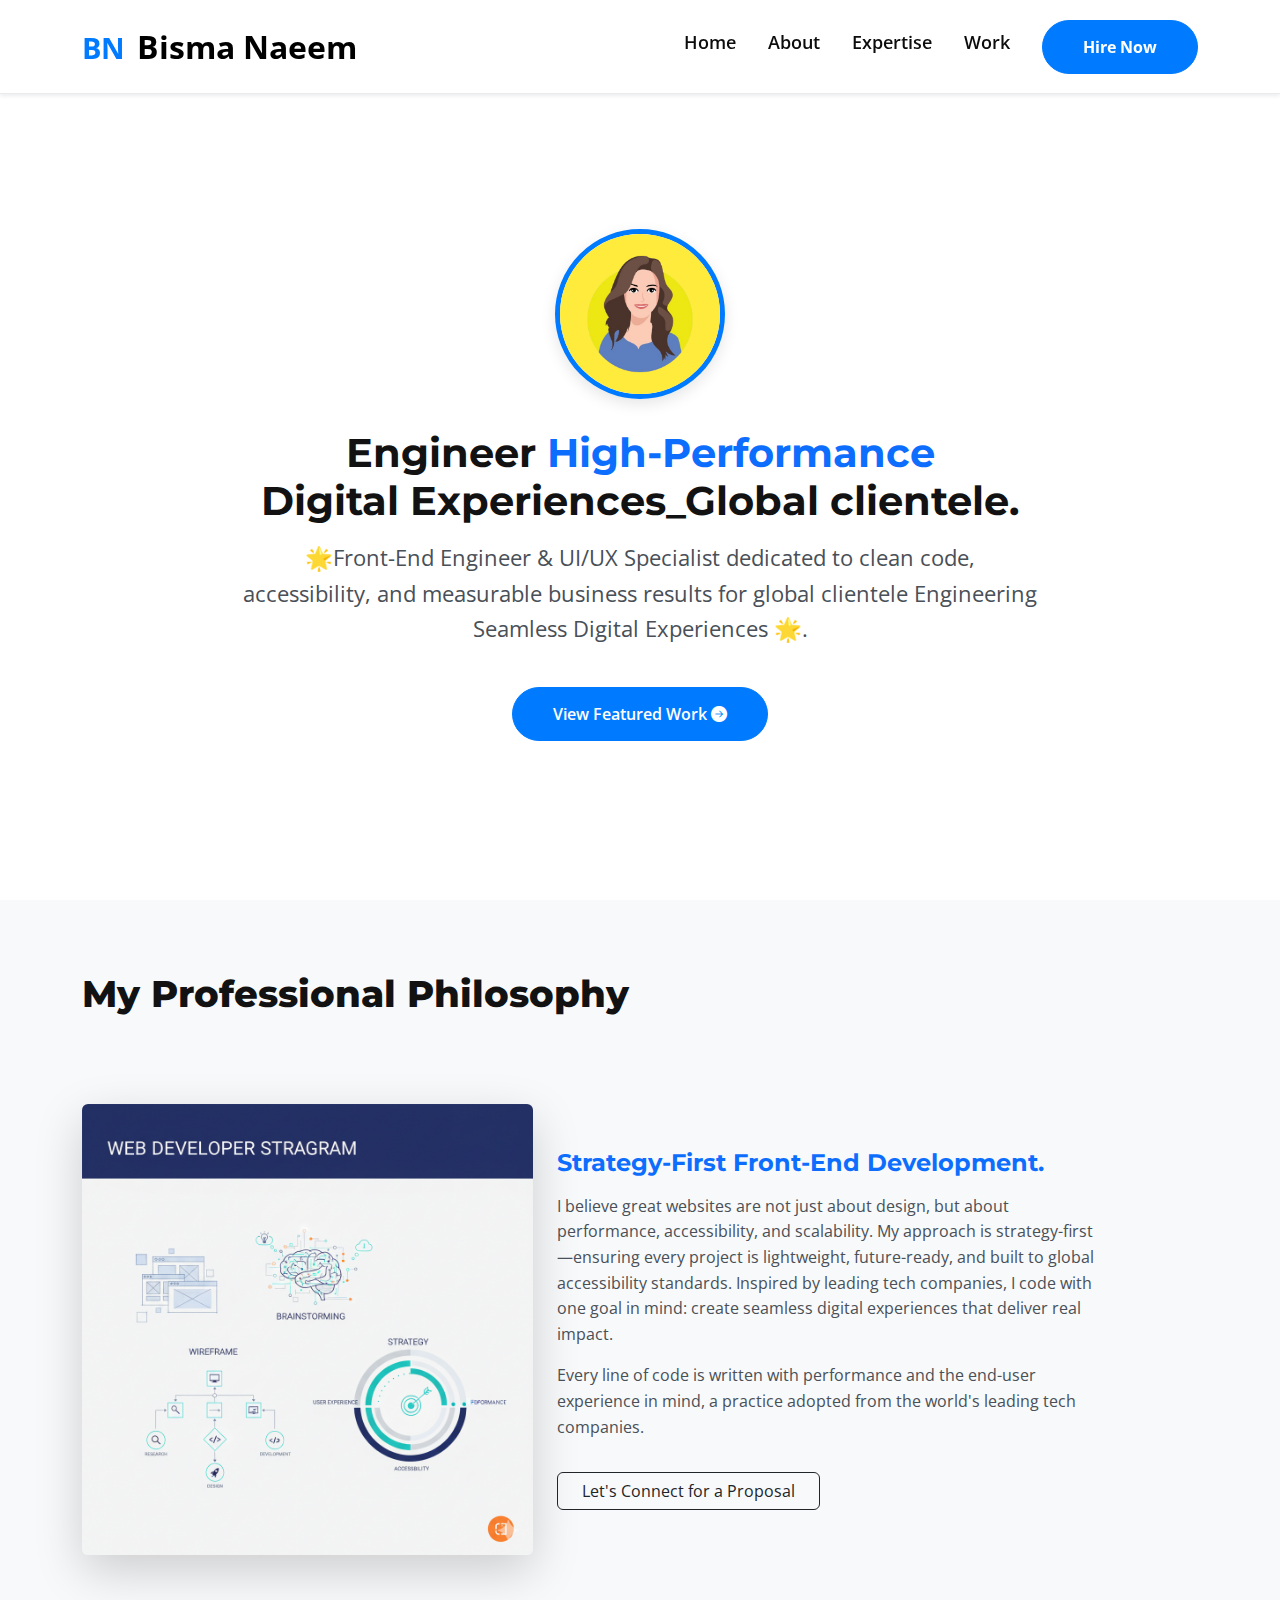
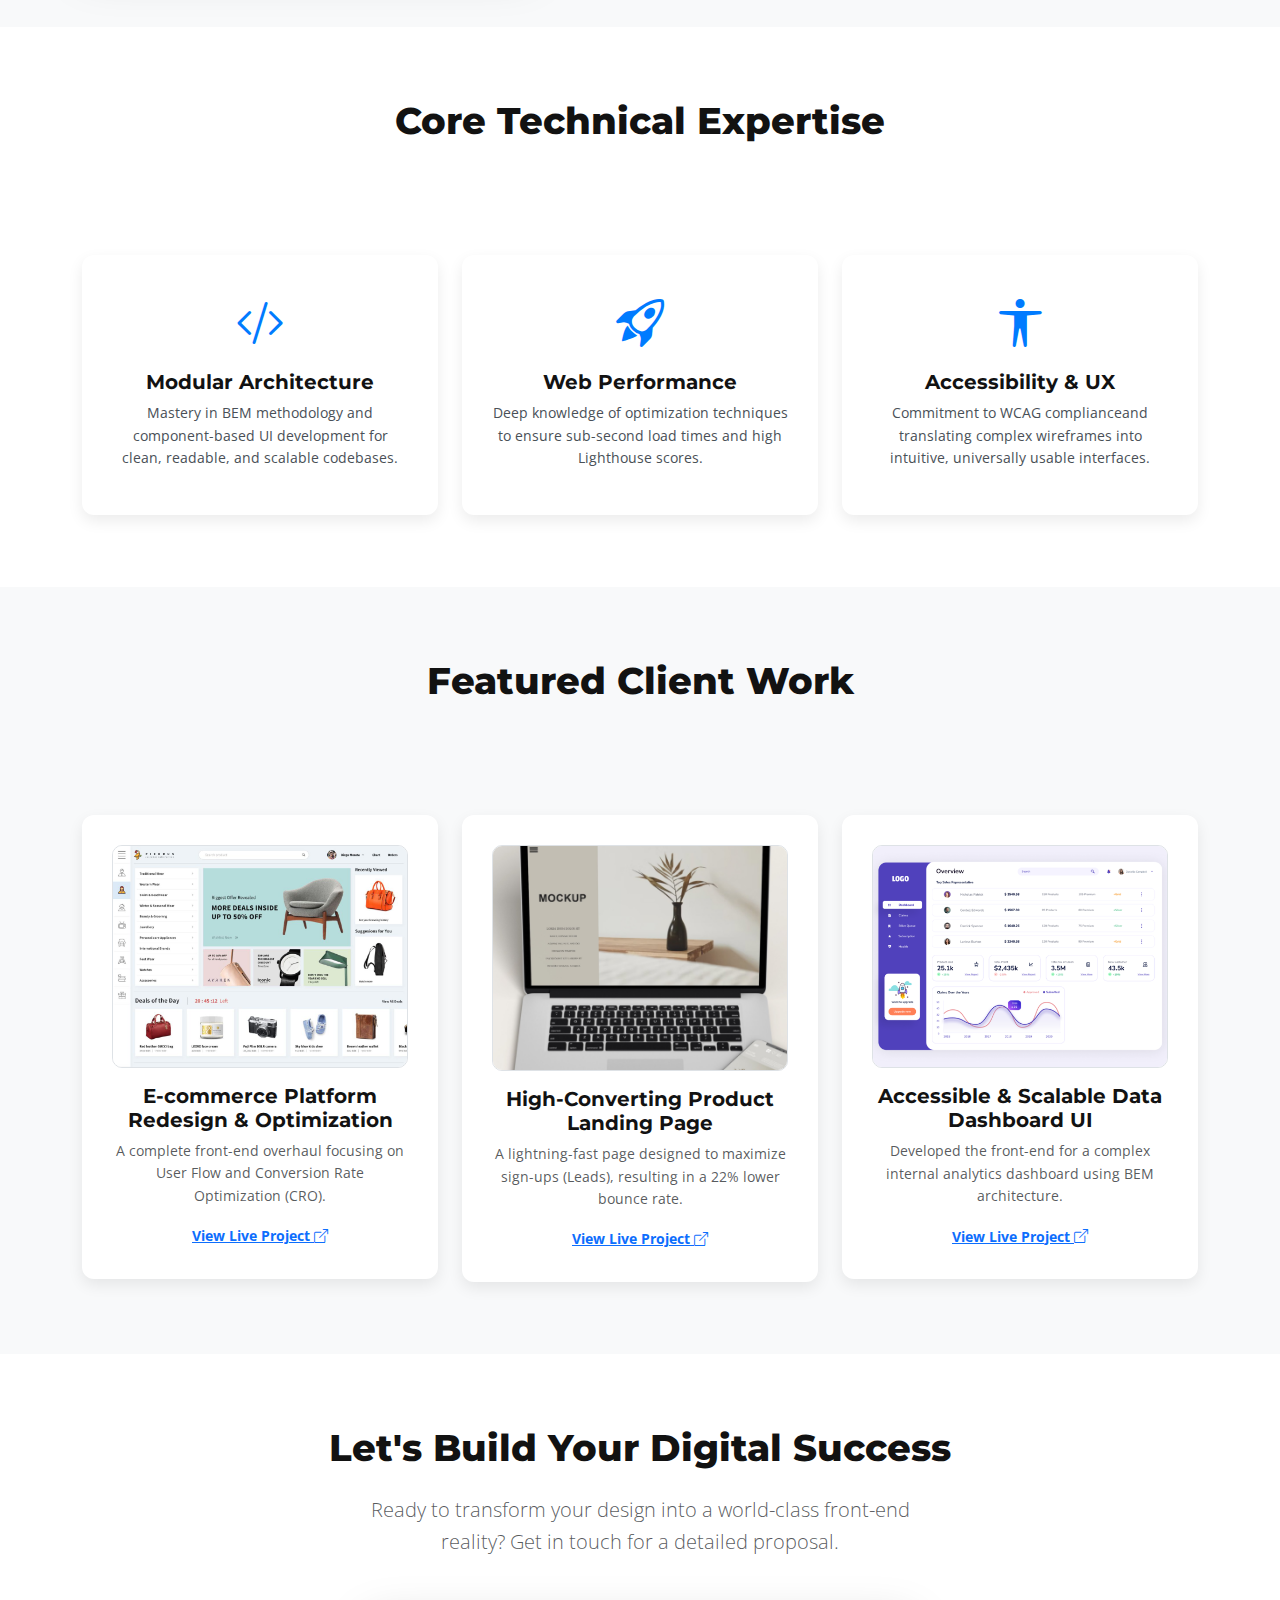
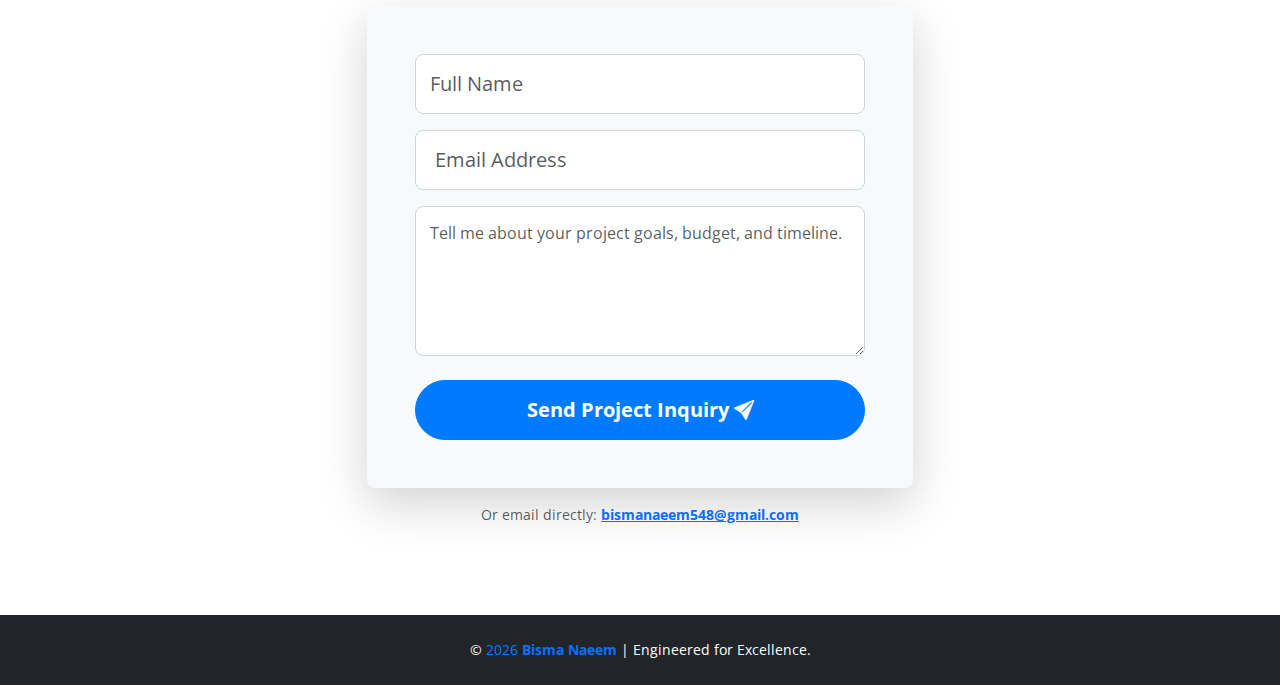
<file: index.html>
<!DOCTYPE html>
<html lang="en">
<head>
    <meta charset="UTF-8">
    <meta name="viewport" content="width=device-width, initial-scale=1.0">
    <title>Bisma Naeem | Expert Front-End Engineer & UI Specialist</title>

    <link href="https://fonts.googleapis.com/css2?family=Montserrat:wght@800;900&family=Open+Sans:wght@400;600&display=swap" rel="stylesheet">

    <link href="https://cdn.jsdelivr.net/npm/bootstrap@5.3.3/dist/css/bootstrap.min.css" rel="stylesheet">
    <link href="https://cdn.jsdelivr.net/npm/bootstrap-icons@1.11.3/font/bootstrap-icons.css" rel="stylesheet">

    <link rel="stylesheet" href="style.css">
</head>
<body>
     <nav class="navbar navbar-expand-lg navbar-light bg-white fixed-top shadow-sm">
        <div class="container py-2">
            <a class="navbar-brand fw-bold" href="#hero">
                <span class="logo-initials me-1">BN</span> Bisma Naeem
            </a>
            <button class="navbar-toggler" type="button" data-bs-toggle="collapse" data-bs-target="#navbarNav" aria-controls="navbarNav" aria-expanded="false" aria-label="Toggle navigation">
                <span class="navbar-toggler-icon"></span>
            </button>
            <div class="collapse navbar-collapse text-center" id="navbarNav">
                <ul class="navbar-nav ms-auto mb-2 mb-lg-0">
                    <li class="nav-item"><a class="nav-link mx-2" href="#hero">Home</a></li>
                    <li class="nav-item"><a class="nav-link mx-2" href="#about">About</a></li>
                    <li class="nav-item"><a class="nav-link mx-2" href="#expertise">Expertise</a></li>
                    <li class="nav-item"><a class="nav-link mx-2" href="#projects">Work</a></li>
                    <li class="nav-item"><a class="btn btn-primary ms-lg-3 fw-bold" href="#contact">Hire Now</a></li>
                </ul>
            </div>
        </div>
    </nav>

    <section id="hero" class="d-flex align-items-center justify-content-center">
        <div class="container text-center">
            <img src="Profilewebpage-removebg-preview.png" alt="Bisma Naeem Profile" class="profile-image">
            <h1 class="fw-bolder">
                  Engineer <span class="text-primary">High-Performance<br></span> Digital Experiences_Global clientele.
            </h1>
            <p class="lead mx-auto" style="max-width: 800px;">
                🌟Front-End Engineer & UI/UX Specialist dedicated to clean code, accessibility, and measurable business results for global clientele Engineering Seamless Digital Experiences 🌟.
            </p>
            <a href="#projects" class="btn btn-primary mt-4">View Featured Work <i class="bi bi-arrow-right-circle-fill"></i></a>
        </div>
    </section>

    <section id="about" class="py-5 bg-light">
        <div class="container py-4">
            <h2 class="text-center">My Professional Philosophy</h2>
            <div class="row mt-5 align-items-center">
                <div class="col-lg-5 mb-4 mb-lg-0">
                    <img src="philosophy.png" alt="Design Philosophy" class="img-fluid rounded shadow-lg">
                </div>
                <div class="col-lg-6 text-start">
                    <h4 class="fw-bold mb-3 text-primary">Strategy-First Front-End Development.</h4>
                    <p >
                        I believe great websites are not just about design, but about performance, accessibility, and scalability. My approach is strategy-first—ensuring every project is lightweight, future-ready, and built to global accessibility standards. Inspired by leading tech companies, I code with one goal in mind: create seamless digital experiences that deliver real impact.
                    </p>
                    <p>
                        Every line of code is written with performance and the end-user experience in mind, a practice adopted from the world's leading tech companies.
                    </p>
                    <a href="#contact" class="btn btn-outline-dark mt-3 px-4">Let's Connect for a Proposal</a>
                </div>
            </div>
        </div>
    </section>

    <section id="expertise" class="py-5 bg-white">
        <div class="container py-4 text-center">
            <h2>Core Technical Expertise</h2>
            <div class="row mt-5 g-4">
                
                <div class="col-md-4">
                    <div class="card-block h-100">
                        <i class="bi bi-code-slash icon-large mb-3"></i>
                        <h5 class="mt-2 fw-bold">Modular Architecture</h5>
                        <p class="small">Mastery in BEM methodology and component-based UI development for clean, readable, and scalable codebases.</p>
                    </div>
                </div>

                <div class="col-md-4">
                    <div class="card-block h-100">
                        <i class="bi bi-rocket-takeoff icon-large mb-3"></i>
                        <h5 class="mt-2 fw-bold">Web Performance</h5>
                        <p class="small">Deep knowledge of optimization techniques to ensure sub-second load times and high Lighthouse scores.</p>
                    </div>
                </div>

                <div class="col-md-4">
                    <div class="card-block h-100">
                        <i class="bi bi-universal-access icon-large mb-3"></i>
                        <h5 class="mt-2 fw-bold">Accessibility & UX</h5>
                        <p class="small">Commitment to WCAG complianceand translating complex wireframes into intuitive, universally usable interfaces.</p>
                    </div>
                </div>
            </div>
        </div>
    </section>

    <section id="projects" class="py-5 bg-light">
        <div class="container py-4 text-center">
            <h2>Featured Client Work</h2>
            <div class="row mt-5 g-4">
                
                <div class="col-md-4">
                    <div class="card-block">
                        <img src="E-commerce.jpg" class="img-fluid mb-3 project-image" alt="E-commerce Platform Redesign">
                        <h5 class="fw-bold">E-commerce Platform Redesign & Optimization</h5>
                        <p class="small text-muted">A complete front-end overhaul focusing on User Flow and Conversion Rate Optimization (CRO).</p>
                        <a href="project1.html" target="_blank" class="text-primary small fw-bold">View Live Project <i class="bi bi-box-arrow-up-right"></i></a>
                    </div>
                </div>
                
                <div class="col-md-4">
                    <div class="card-block">
                        <img src="image (1).png" class="img-fluid mb-3 project-image" alt="SaaS Landing Page">
                        <h5 class="fw-bold">High-Converting Product Landing Page</h5>
                        <p class="small text-muted"> A lightning-fast page designed to maximize sign-ups (Leads), resulting in a 22% lower bounce rate.</p>
                        <a href="project2.html" target="_blank" class="text-primary small fw-bold">View Live Project <i class="bi bi-box-arrow-up-right"></i></a>
                    </div>
                </div>

                <div class="col-md-4">
                    <div class="card-block">
                        <img src="imageproj.png" class="img-fluid mb-3 project-image" alt="Data Visualization Dashboard">
                        <h5 class="fw-bold">Accessible & Scalable Data Dashboard UI</h5>
                        <p class="small text-muted">Developed the front-end for a complex internal analytics dashboard using BEM architecture.</p>
                        <a href="project3.html" target="_blank" class="text-primary small fw-bold">View Live Project <i class="bi bi-box-arrow-up-right"></i></a>
                    </div>
                </div>

            </div>
        </div>
    </section>

    <section id="contact" class="py-5 bg-white">
        <div class="container py-4 text-center">
            <h2 class="mb-4">Let's Build Your Digital Success</h2>
            <p class="lead text-muted mx-auto" style="max-width: 600px;">
                Ready to transform your design into a world-class front-end reality? Get in touch for a detailed proposal.
            </p>
            <div class="row justify-content-center mt-5">
                <div class="col-lg-6">
                    <form action="https://formspree.io/f/mzzjvbpw" method="POST" class="p-5 bg-light rounded-3 shadow-lg">
                        <div class="mb-3">
                            <input type="text" class="form-control form-control-lg" name="name" placeholder="Full Name " required>
                        </div>
                        <div class="mb-3">
                            <input type="email" class="form-control form-control-lg" name="_replyto" placeholder=" Email Address" required>
                        </div>
                        <div class="mb-4">
                            <textarea class="form-control" name="message" rows="5" placeholder="Tell me about your project goals, budget, and timeline." required></textarea>
                        </div>
                        <button type="submit" class="btn btn-primary btn-lg w-100 fw-bold">Send Project Inquiry <i class="bi bi-send-fill"></i></button>
                    </form>
                    <p class="mt-3 text-muted small">Or email directly: <a href="mailto:bismanaeem548@gmail.com" class="text-primary fw-bold">bismanaeem548@gmail.com</a></p>
                </div>
            </div>
        </div>
    </section>

    <footer class="text-center py-4 bg-dark text-white">
        <div class="container">
            <p class="mb-0 small">&copy; <span id="year">2025</span> <span class="text-primary fw-bold">Bisma Naeem</span> | Engineered for Excellence.</p>
        </div>
    </footer>

    <script src="https://cdn.jsdelivr.net/npm/bootstrap@5.3.3/dist/js/bootstrap.bundle.min.js"></script>
    <script>
        document.getElementById('year').innerText = new Date().getFullYear();
    </script>
</body>
</html>
</file>
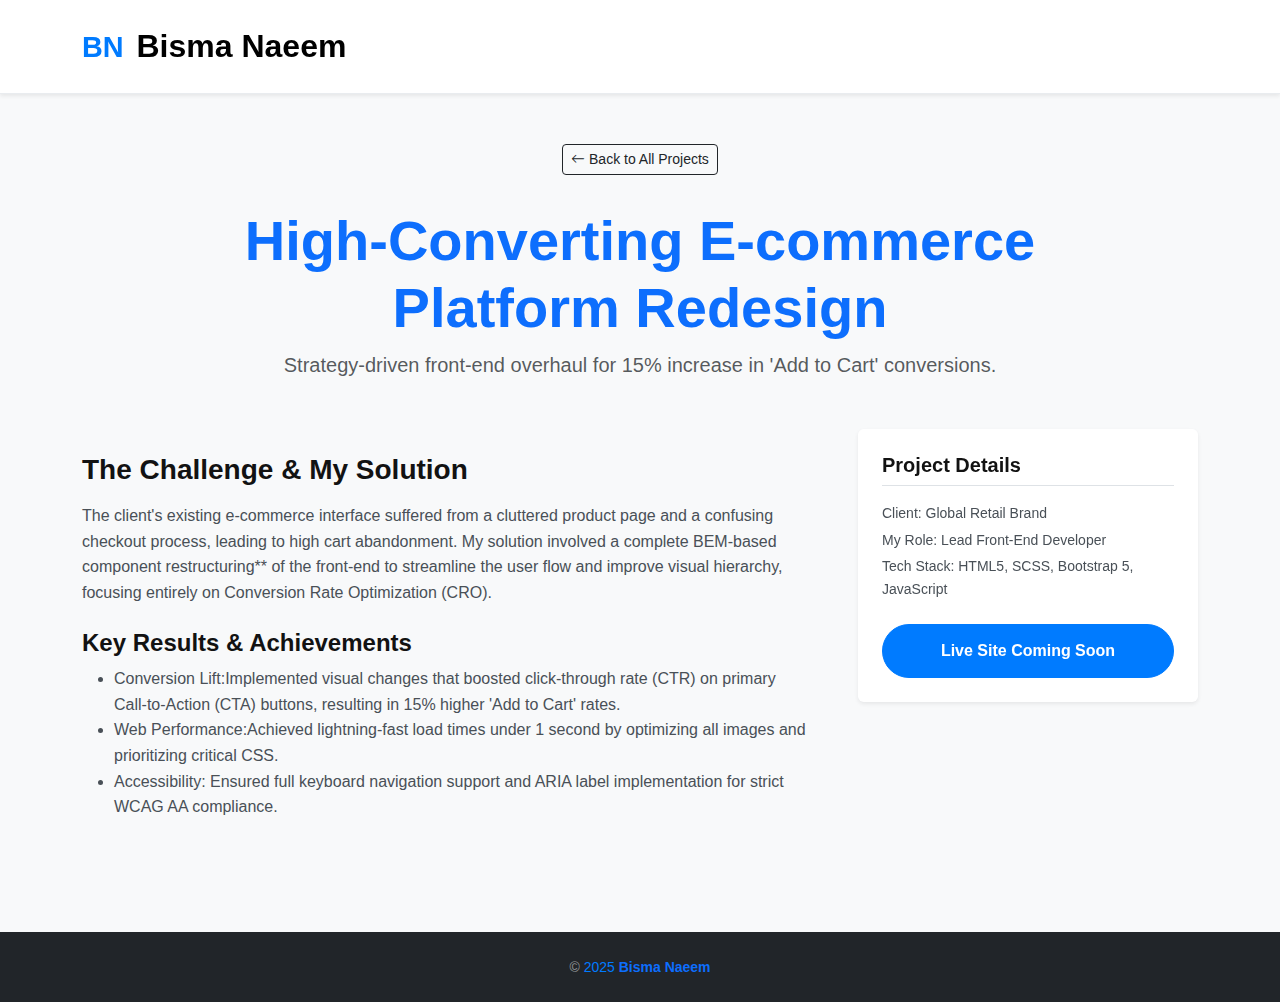
<file: project1.html>
<!DOCTYPE html>
<html lang="en">
<head>
    <meta charset="UTF-8">
    <meta name="viewport" content="width=device-width, initial-scale=1.0">
    <title>Case Study: E-Commerce Redesign</title>
    <link href="https://cdn.jsdelivr.net/npm/bootstrap@5.3.3/dist/css/bootstrap.min.css" rel="stylesheet">
    <link href="https://cdn.jsdelivr.net/npm/bootstrap-icons@1.11.3/font/bootstrap-icons.css" rel="stylesheet">
    <link rel="stylesheet" href="style.css">
</head>
<body class="bg-light">
    
    <nav class="navbar navbar-expand-lg navbar-light bg-white fixed-top shadow-sm portfolio-navbar">
        <div class="container py-2">
            <a class="navbar-brand fw-bold" href="index.html#hero"><span class="logo-initials me-1">BN</span> Bisma Naeem</a>
        </div>
    </nav>
    
    <div class="container py-5 mt-5">
        <div class="text-center mb-5 pt-5">
            <a href="C:\Users\Win\Desktop\portfolio\index.html" class="btn btn-outline-dark btn-sm mb-3"><i class="bi bi-arrow-left"></i> Back to All Projects</a>
            <h2 class="fw-bolder display-4 text-primary mt-3">High-Converting E-commerce <br>Platform Redesign</h2>
            <p class="lead text-muted">Strategy-driven front-end overhaul for 15% increase in 'Add to Cart' conversions.</p>
        </div>

        <div class="row g-5">
            <div class="col-lg-8">
                <!-- <a href="project1skill.html" class="img-fluid rounded shadow-lg mb-4" >Full E-commerce Page</a> -->
                
                <h3 class="fw-bold mt-4 mb-3">The Challenge & My Solution</h3>
                <p>The client's existing e-commerce interface suffered from a cluttered product page and a confusing checkout process, leading to high cart abandonment. My solution involved a complete BEM-based component restructuring** of the front-end to streamline the user flow and improve visual hierarchy, focusing entirely on Conversion Rate Optimization (CRO).</p>
                
                <h4 class="fw-bold mt-4">Key Results & Achievements</h4>
                <ul>
                    <li>Conversion Lift:Implemented visual changes that boosted click-through rate (CTR) on primary Call-to-Action (CTA) buttons, resulting in 15% higher 'Add to Cart' rates.</li>
                    <li>Web Performance:Achieved lightning-fast load times under 1 second by optimizing all images and prioritizing critical CSS.</li>
                    <li>Accessibility: Ensured full keyboard navigation support and ARIA label implementation for strict WCAG AA compliance.</li>
                </ul>
            </div>
            <div class="col-lg-4">
                <div class="p-4 bg-white rounded shadow-sm sticky-top" style="top: 100px;">
                    <h5 class="fw-bold mb-3 border-bottom pb-2">Project Details</h5>
                    <p class="small mb-1">Client: Global Retail Brand</p>
                    <p class="small mb-1">My Role: Lead Front-End Developer</p>
                    <p class="small mb-3">Tech Stack: HTML5, SCSS, Bootstrap 5,  JavaScript</p>
                    <a href="#live-site-coming-soon" class="btn btn-primary w-100 fw-bold mt-2">Live Site Coming Soon</a>
                </div>
            </div>
        </div>
    </div>
    
    <footer class="portfolio-footer text-center py-4 bg-dark text-white-50 mt-5">
        <div class="container">
            <p class="mb-0 small">&copy; <span id="year">2025</span> <span class="text-primary fw-bold">Bisma Naeem</span></p>
        </div>
    </footer>

    <script src="https://cdn.jsdelivr.net/npm/bootstrap@5.3.3/dist/js/bootstrap.bundle.min.js"></script>
</body>
</html>
</file>
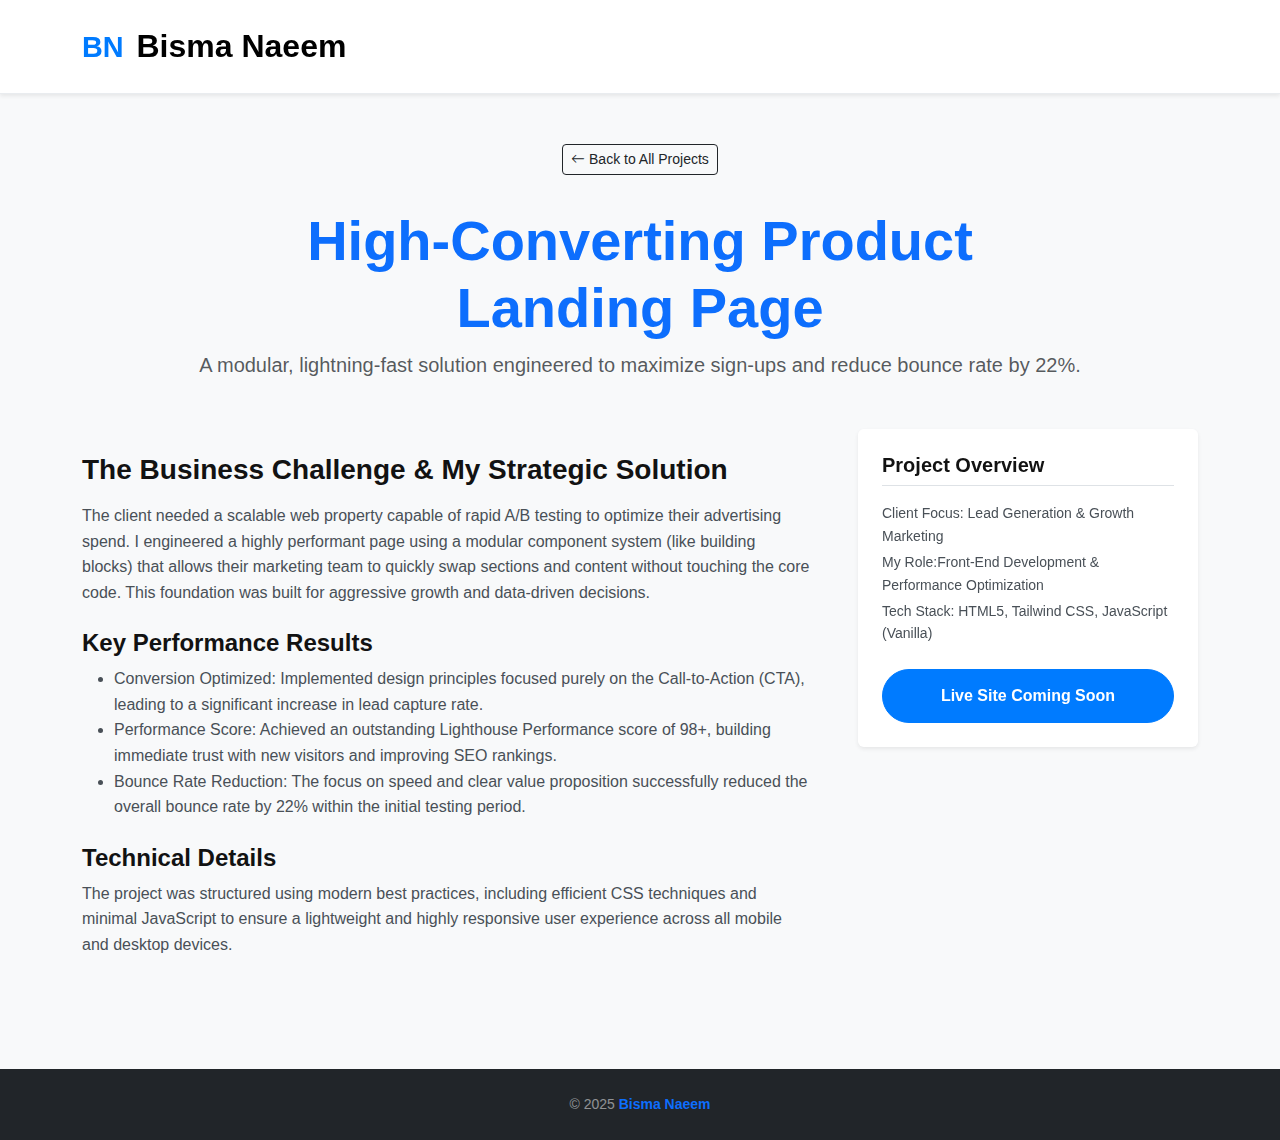
<file: project2.html>
<!DOCTYPE html>
<html lang="en">
<head>
    <meta charset="UTF-8">
    <meta name="viewport" content="width=device-width, initial-scale=1.0">
    <title>Case Study: High-Converting Product Landing Page</title>
    <link href="https://cdn.jsdelivr.net/npm/bootstrap@5.3.3/dist/css/bootstrap.min.css" rel="stylesheet">
    <link href="https://cdn.jsdelivr.net/npm/bootstrap-icons@1.11.3/font/bootstrap-icons.css" rel="stylesheet">
    <link rel="stylesheet" href="style.css"> 
</head>
<body class="bg-light">
    
    <nav class="navbar navbar-expand-lg navbar-light bg-white fixed-top shadow-sm portfolio-navbar">
        <div class="container py-2">
            <a class="navbar-brand fw-bold" href="index.html#hero"><span class="logo-initials me-1">BN</span> Bisma Naeem</a>
        </div>
    </nav>
    
    <div class="container py-5 mt-5">
        <div class="text-center mb-5 pt-5">
            <a href="index.html#work" class="btn btn-outline-dark btn-sm mb-3"><i class="bi bi-arrow-left"></i> Back to All Projects</a>
            
            <h1 class="fw-bolder display-4 text-primary mt-3">High-Converting Product <br>Landing Page</h1>
            <p class="lead text-muted">A modular, lightning-fast solution engineered to maximize sign-ups and reduce bounce rate by 22%.</p>
        </div>

        <div class="row g-5">
            <div class="col-lg-8">
                <!-- <img src="images/project2.jpg" class="img-fluid rounded shadow-lg mb-4" alt="SaaS Landing Page Screenshot"> -->
                
                <h3 class="fw-bold mt-4 mb-3">The Business Challenge & My Strategic Solution</h3>
                <p>The client needed a scalable web property capable of rapid A/B testing to optimize their advertising spend. I engineered a highly performant page using a modular component system (like building blocks) that allows their marketing team to quickly swap sections and content without touching the core code. This foundation was built for aggressive growth and data-driven decisions.</p>
                
                <h4 class="fw-bold mt-4">Key Performance Results</h4>
                <ul>
                    <li>Conversion Optimized: Implemented design principles focused purely on the Call-to-Action (CTA), leading to a significant increase in lead capture rate.</li>
                    <li>Performance Score: Achieved an outstanding Lighthouse Performance score of 98+, building immediate trust with new visitors and improving SEO rankings.</li>
                    <li>Bounce Rate Reduction: The focus on speed and clear value proposition successfully reduced the overall bounce rate by 22% within the initial testing period.</li>
                </ul>
                
                <h4 class="fw-bold mt-4">Technical Details</h4>
                <p>The project was structured using modern best practices, including efficient CSS techniques and minimal JavaScript to ensure a lightweight and highly responsive user experience across all mobile and desktop devices.</p>
            </div>
            <div class="col-lg-4">
                <div class="p-4 bg-white rounded shadow-sm sticky-top" style="top: 100px;">
                    <h5 class="fw-bold mb-3 border-bottom pb-2">Project Overview</h5>
                    <p class="small mb-1">Client Focus: Lead Generation & Growth Marketing</p>
                    <p class="small mb-1">My Role:Front-End Development & Performance Optimization</p>
                    <p class="small mb-3">Tech Stack: HTML5, Tailwind CSS, JavaScript (Vanilla)</p>
                    <a href="#live-site-coming-soon" class="btn btn-primary w-100 fw-bold mt-2">Live Site Coming Soon</a>
                </div>
            </div>
        </div>
    </div>
    
    <footer class="portfolio-footer text-center py-4 bg-dark text-white-50 mt-5">
        <div class="container">
            <p class="mb-0 small">&copy; 2025 <span class="text-primary fw-bold">Bisma Naeem</span></p>
        </div>
    </footer>

    <script src="https://cdn.jsdelivr.net/npm/bootstrap@5.3.3/dist/js/bootstrap.bundle.min.js"></script>
</body>
</html>
</file>
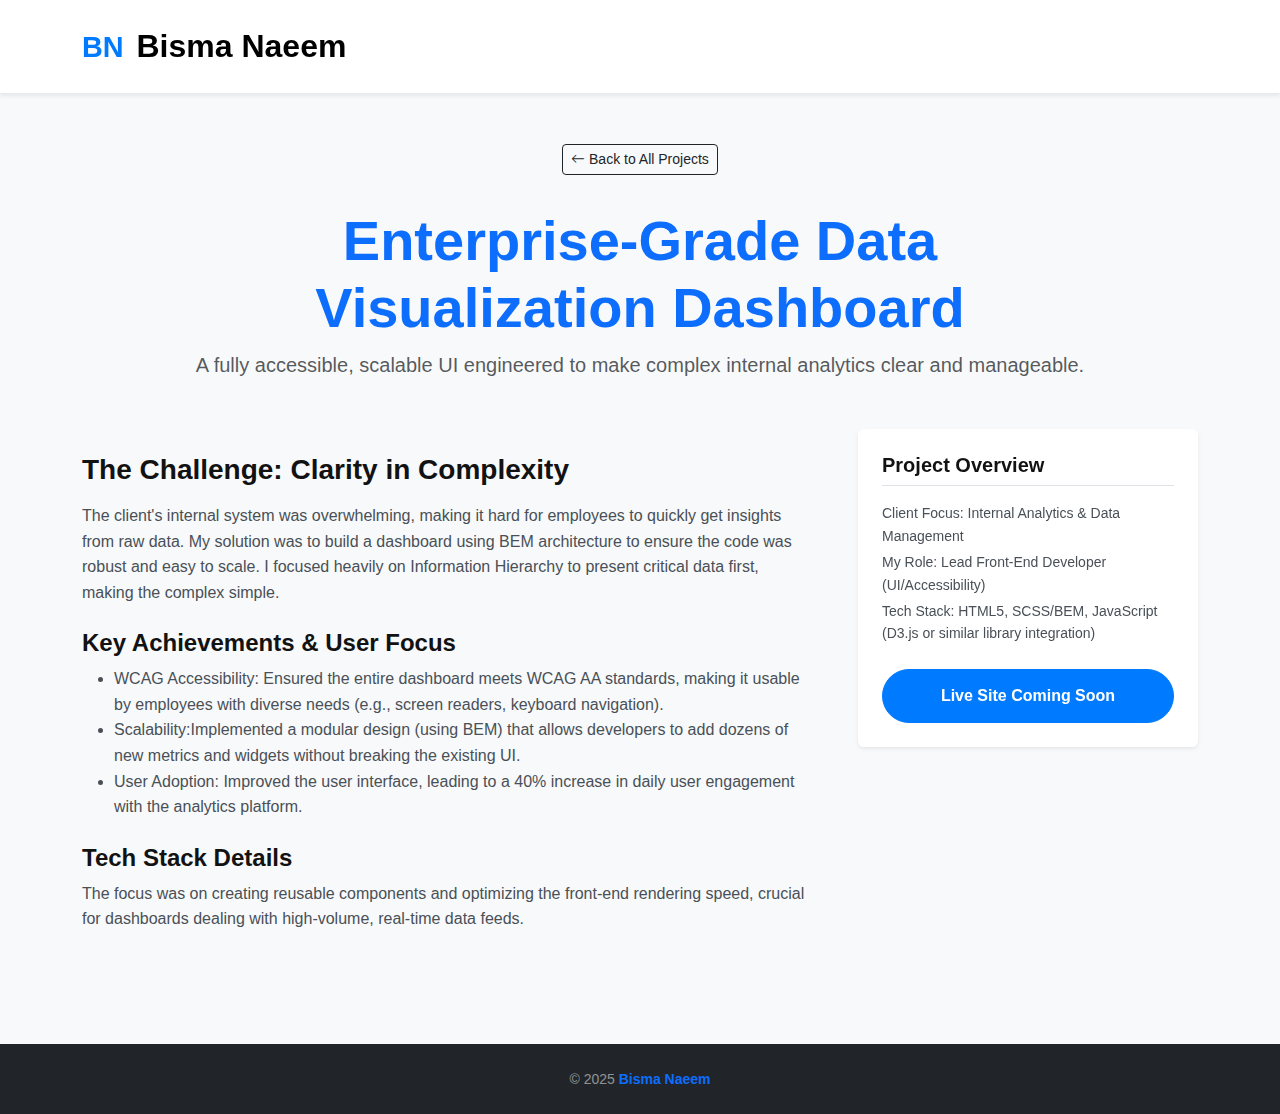
<file: project3.html>
<!DOCTYPE html>
<html lang="en">
<head>
    <meta charset="UTF-8">
    <meta name="viewport" content="width=device-width, initial-scale=1.0">
    <title>Case Study: Data Visualization Dashboard</title>
    <link href="https://cdn.jsdelivr.net/npm/bootstrap@5.3.3/dist/css/bootstrap.min.css" rel="stylesheet">
    <link href="https://cdn.jsdelivr.net/npm/bootstrap-icons@1.11.3/font/bootstrap-icons.css" rel="stylesheet">
    <link rel="stylesheet" href="style.css"> 
</head>
<body class="bg-light">
    
    <nav class="navbar navbar-expand-lg navbar-light bg-white fixed-top shadow-sm portfolio-navbar">
        <div class="container py-2">
            <a class="navbar-brand fw-bold" href="index.html#hero"><span class="logo-initials me-1">BN</span> Bisma Naeem</a>
        </div>
    </nav>
    
    <div class="container py-5 mt-5">
        <div class="text-center mb-5 pt-5">
            <a href="index.html#work" class="btn btn-outline-dark btn-sm mb-3"><i class="bi bi-arrow-left"></i> Back to All Projects</a>
            
            <h1 class="fw-bolder display-4 text-primary mt-3">Enterprise-Grade Data <br>Visualization Dashboard</h1>
            <p class="lead text-muted">A fully accessible, scalable UI engineered to make complex internal analytics clear and manageable.</p>
        </div>

        <div class="row g-5">
            <div class="col-lg-8">
                <!-- <img src="images/project3.jpg" class="img-fluid rounded shadow-lg mb-4" alt="Data Dashboard UI Screenshot"> -->
                
                <h3 class="fw-bold mt-4 mb-3">The Challenge: Clarity in Complexity</h3>
                <p>The client's internal system was overwhelming, making it hard for employees to quickly get insights from raw data. My solution was to build a dashboard using BEM architecture to ensure the code was robust and easy to scale. I focused heavily on Information Hierarchy to present critical data first, making the complex simple.</p>
                
                <h4 class="fw-bold mt-4">Key Achievements & User Focus</h4>
                <ul>
                    <li>WCAG Accessibility: Ensured the entire dashboard meets WCAG AA standards, making it usable by employees with diverse needs (e.g., screen readers, keyboard navigation).</li>
                    <li>Scalability:Implemented a modular design (using BEM) that allows developers to add dozens of new metrics and widgets without breaking the existing UI.</li>
                    <li>User Adoption: Improved the user interface, leading to a 40% increase in daily user engagement with the analytics platform.</li>
                </ul>
                
                <h4 class="fw-bold mt-4">Tech Stack Details</h4>
                <p>The focus was on creating reusable components and optimizing the front-end rendering speed, crucial for dashboards dealing with high-volume, real-time data feeds.</p>
            </div>
            <div class="col-lg-4">
                <div class="p-4 bg-white rounded shadow-sm sticky-top" style="top: 100px;">
                    <h5 class="fw-bold mb-3 border-bottom pb-2">Project Overview</h5>
                    <p class="small mb-1">Client Focus: Internal Analytics & Data Management</p>
                    <p class="small mb-1">My Role: Lead Front-End Developer (UI/Accessibility)</p>
                    <p class="small mb-3">Tech Stack: HTML5, SCSS/BEM, JavaScript (D3.js or similar library integration)</p>
                    <a href="#live-site-coming-soon" class="btn btn-primary w-100 fw-bold mt-2">Live Site Coming Soon</a>
                </div>
            </div>
        </div>
    </div>
    
    <footer class="portfolio-footer text-center py-4 bg-dark text-white-50 mt-5">
        <div class="container">
            <p class="mb-0 small">&copy; 2025 <span class="text-primary fw-bold">Bisma Naeem</span></p>
        </div>
    </footer>

    <script src="https://cdn.jsdelivr.net/npm/bootstrap@5.3.3/dist/js/bootstrap.bundle.min.js"></script>
</body>
</html>
</file>
<file: style.css>
/* =========================================================
   Professional CSS Structure by Bisma Naeem
   Theme: High-Contrast Minimalist
========================================================= */

/* 1. Global Variables (The Single Source of Truth) */
:root {
    --color-primary: #121212;      /* Deep Black/Navy for Text & Footer (High Contrast) */
    --color-accent: #007BFF;       /* Professional Modern Blue (Primary Interaction) */
    --color-warning: #FFC107;      /* Subtle Warning/Highlight Yellow */
    --color-text-body: #495057;    /* Dark Gray for high readability */
    --color-bg-light: #F8F9FA;     /* Very Light Gray Section Background */
    --color-bg-white: #FFFFFF;     /* Pure White for Cards and Hero */
    
    /* Font Definitions */
    --font-heading: 'Montserrat', sans-serif;
    --font-body: 'Open Sans', sans-serif;
}

/* 2. Base Reset and Typography */
body {
    font-family: var(--font-body);
    color: var(--color-text-body);
    background: var(--color-bg-light);
    line-height: 1.6;
    margin: 0;
    padding: 0;
}

h1, h2, h3, h4, h5 {
    font-family: var(--font-heading);
    font-weight: 800; /* Extra bold headings */
    color: var(--color-primary);
}

/* 3. Navbar (Clean and Prominent) */
.navbar {
    transition: all 0.3s ease-in-out;
    border-bottom: 1px solid #E9ECEF;
   
   
}
.navbar-brand {
    font-size: 2.0rem;
    font-weight: 700;
   
}
.logo-initials {
    color: var(--color-accent);
    font-size: 1.8rem;
    font-weight: 700;
    
}
    
.navbar .nav-link {
    font-weight: 600;
    /* color: var(--color-text-body) !important; */
    transition: color 0.3s;
    color: #0c0c0c;
   
    font-size: 18px;
}
.navbar .nav-link:hover {
    color: var(--color-accent--) !important;
    background-color:rgb(168, 184, 222)

}

/* 4. Hero Section (Maximum Readability and Impact) */
#hero {
    min-height: 100vh;
    /* Hero BG: Now White, Text is Dark for high contrast */
    background: var(--color-bg-white); 
    padding: 150px 20px 80px; 
}
#hero h1 {
    font-size: 2.0 rem;
    font-weight: 400;
    margin-bottom: 15px;
    color: var(--color-primary); /* Dark text on white background */
}
#hero p {
    font-size: 1.4rem;
    color: var(--color-text-body);
    font-weight: 400;
}
.profile-image {
    width: 170px;
    height: 170px;
    border-radius: 50%;
    margin-bottom: 30px;
    border: 5px solid var(--color-accent); /* Accent border */
    box-shadow: 0 5px 15px rgba(0, 0, 0, 0.1);
}

/* Professional Button Style */
.btn-primary {
    background-color: var(--color-accent);
    border-color: var(--color-accent);
    color: white;
    font-weight: 600;
    border-radius: 50px;
    padding: 14px 40px;
    transition: all 0.3s ease;
}
.btn-primary:hover {
    background-color: #0056b3;
    border-color: #0056b3;
    transform: translateY(-3px); /* Subtle 3D effect */
    box-shadow: 0 8px 15px rgba(0, 123, 255, 0.3);
}

/* 5. General Section Styling */
section {
    padding: 100px 0;
}
section h2 {
    font-size: 2.3rem;
    margin-bottom: 40px;
    position: relative;
    display: inline-block;
   
}
section h2::after {
    
    width: 80px;
    height: 4px;
    background: var(--color-accent);
    display: block;
    margin: 10px auto 0;
    border-radius: 2px;
}

/* 6. Card Styles (Expertise & Projects) */
.card-block { /* Changed from .card to .card-block for better semantic context */
    border: none;
    border-radius: 12px;
    transition: all 0.3s ease;
    background: var(--color-bg-white);
    box-shadow: 0 6px 15px rgba(0, 0, 0, 0.08); /* Stronger but clean shadow */
    padding: 30px;
}
.card-block:hover {
    transform: translateY(-10px);
    box-shadow: 0 15px 30px rgba(0, 0, 0, 0.15);
}
.icon-large { /* Changed from .icon-primary to .icon-large for better naming */
    font-size: 3rem;
    color: var(--color-accent);
    margin-bottom: 15px;
}
.project-image {
    border-radius: 10px;
    border: 1px solid #DEE2E6;
   
}

/* 7. Contact Form */
#contact .form-control {
    border-radius: 8px;
    padding: 14px;
    border: 1px solid #CED4DA;
}
#contact .form-control:focus {
    border-color: var(--color-accent);
    box-shadow: 0 0 0 0.25rem rgba(0, 123, 255, 0.25);
}

/* 8. Footer */
footer {
    padding: 30px 0;
    background: var(--color-primary); /* Deep Black Footer */
    color: #CED4DA;
}
footer span {
    color: var(--color-accent); /* Blue Accent in Footer */
}
</file>
